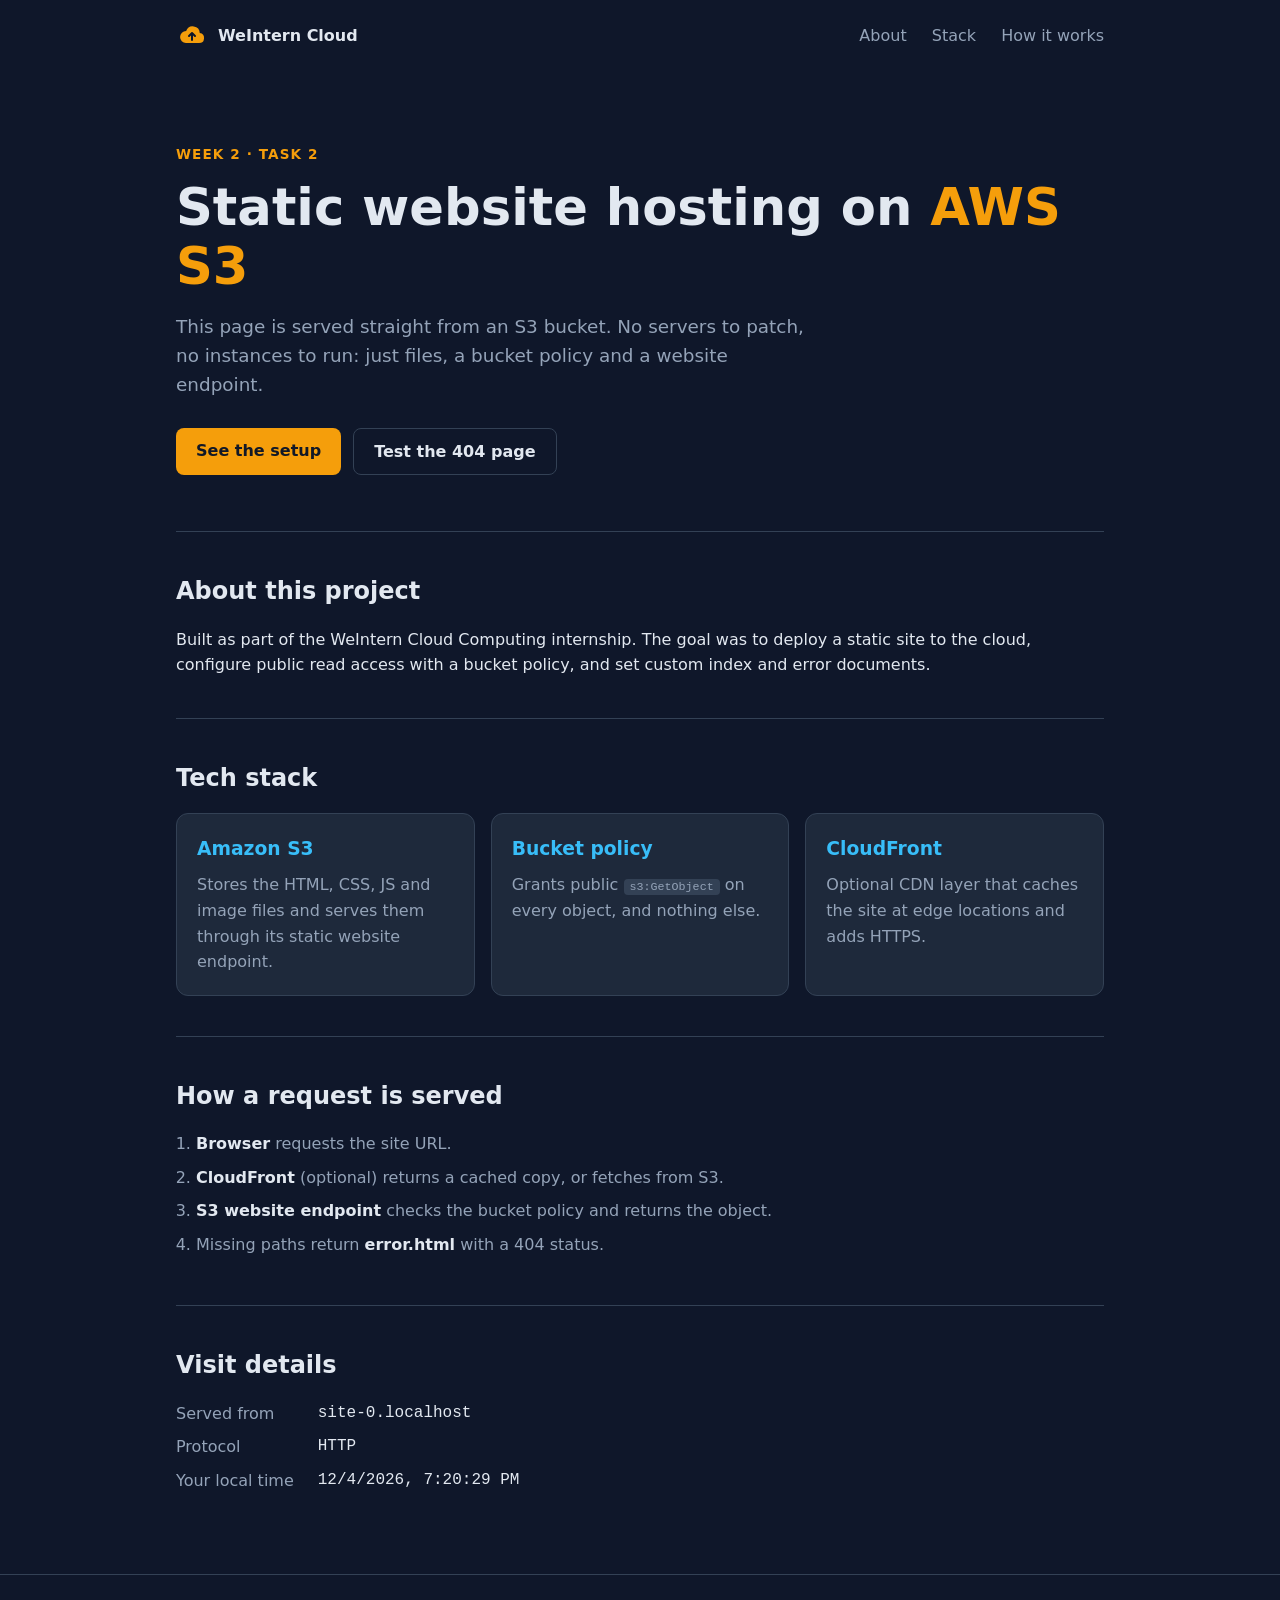
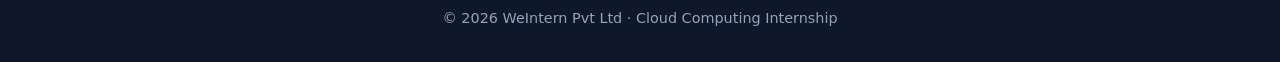
<file: website/index.html>
<!DOCTYPE html>
<!--
  index.html - Home page of the static site
  WeIntern Pvt Ltd | Cloud Computing Internship | Week 2, Task 2
  Hosted on AWS S3 static website hosting (optionally served through CloudFront).
-->
<html lang="en">
<head>
  <meta charset="UTF-8">
  <meta name="viewport" content="width=device-width, initial-scale=1.0">
  <meta name="description" content="Static website hosted on AWS S3 - WeIntern Week 2 Task 2">
  <title>WeIntern | Static Site on AWS S3</title>
  <link rel="icon" href="images/logo.svg" type="image/svg+xml">
  <link rel="stylesheet" href="css/style.css">
</head>
<body>

  <!-- Top navigation bar -->
  <header class="nav">
    <a class="brand" href="index.html">
      <img src="images/logo.svg" alt="Cloud logo" width="32" height="32">
      <span>WeIntern Cloud</span>
    </a>
    <nav>
      <a href="#about">About</a>
      <a href="#stack">Stack</a>
      <a href="#how">How it works</a>
    </nav>
  </header>

  <main>
    <!-- Hero section -->
    <section class="hero">
      <p class="eyebrow">Week 2 · Task 2</p>
      <h1>Static website hosting on <span class="accent">AWS S3</span></h1>
      <p class="lead">
        This page is served straight from an S3 bucket. No servers to patch,
        no instances to run: just files, a bucket policy and a website endpoint.
      </p>
      <div class="cta">
        <a class="btn primary" href="#how">See the setup</a>
        <!-- Deliberately broken link: demonstrates the custom error.html page -->
        <a class="btn ghost" href="this-page-does-not-exist.html">Test the 404 page</a>
      </div>
    </section>

    <!-- About section -->
    <section id="about" class="section">
      <h2>About this project</h2>
      <p>
        Built as part of the WeIntern Cloud Computing internship. The goal was to
        deploy a static site to the cloud, configure public read access with a
        bucket policy, and set custom index and error documents.
      </p>
    </section>

    <!-- Tech stack cards -->
    <section id="stack" class="section">
      <h2>Tech stack</h2>
      <div class="cards">
        <article class="card">
          <h3>Amazon S3</h3>
          <p>Stores the HTML, CSS, JS and image files and serves them through its static website endpoint.</p>
        </article>
        <article class="card">
          <h3>Bucket policy</h3>
          <p>Grants public <code>s3:GetObject</code> on every object, and nothing else.</p>
        </article>
        <article class="card">
          <h3>CloudFront</h3>
          <p>Optional CDN layer that caches the site at edge locations and adds HTTPS.</p>
        </article>
      </div>
    </section>

    <!-- Request flow -->
    <section id="how" class="section">
      <h2>How a request is served</h2>
      <ol class="flow">
        <li><strong>Browser</strong> requests the site URL.</li>
        <li><strong>CloudFront</strong> (optional) returns a cached copy, or fetches from S3.</li>
        <li><strong>S3 website endpoint</strong> checks the bucket policy and returns the object.</li>
        <li>Missing paths return <strong>error.html</strong> with a 404 status.</li>
      </ol>
    </section>

    <!-- Live details filled in by js/main.js -->
    <section class="section info">
      <h2>Visit details</h2>
      <dl>
        <dt>Served from</dt><dd id="host">-</dd>
        <dt>Protocol</dt><dd id="protocol">-</dd>
        <dt>Your local time</dt><dd id="clock">-</dd>
      </dl>
    </section>
  </main>

  <footer class="footer">
    <p>&copy; <span id="year">2026</span> WeIntern Pvt Ltd · Cloud Computing Internship</p>
  </footer>

  <script src="js/main.js"></script>
</body>
</html>
</file>
<file: website/css/style.css>
/*
  style.css - Shared styles for index.html and error.html
  WeIntern Week 2, Task 2 - Static website on AWS S3
*/

/* ---------- Design tokens ---------- */
:root {
  --bg: #0f172a;          /* page background (dark navy) */
  --surface: #1e293b;     /* cards and panels */
  --border: #334155;
  --text: #e2e8f0;
  --muted: #94a3b8;
  --accent: #f59e0b;      /* AWS-style amber */
  --accent-2: #38bdf8;    /* sky blue */
  --radius: 12px;
  --max: 960px;
}

/* ---------- Base ---------- */
* { box-sizing: border-box; margin: 0; padding: 0; }

body {
  font-family: system-ui, -apple-system, "Segoe UI", Roboto, sans-serif;
  background: var(--bg);
  color: var(--text);
  line-height: 1.6;
}

a { color: var(--accent-2); text-decoration: none; }
a:hover { text-decoration: underline; }
code { background: var(--border); padding: 1px 6px; border-radius: 4px; font-size: 0.9em; }

/* ---------- Navigation ---------- */
.nav {
  display: flex;
  justify-content: space-between;
  align-items: center;
  max-width: var(--max);
  margin: 0 auto;
  padding: 20px 16px;
}
.brand { display: flex; align-items: center; gap: 10px; color: var(--text); font-weight: 700; }
.nav nav a { margin-left: 20px; color: var(--muted); }
.nav nav a:hover { color: var(--text); }

/* ---------- Layout sections ---------- */
main { max-width: var(--max); margin: 0 auto; padding: 0 16px; }

.hero { padding: 72px 0 56px; }
.eyebrow { color: var(--accent); font-weight: 600; text-transform: uppercase; letter-spacing: 0.08em; font-size: 0.85rem; }
.hero h1 { font-size: clamp(2rem, 5vw, 3.2rem); line-height: 1.15; margin: 12px 0 16px; }
.accent { color: var(--accent); }
.lead { color: var(--muted); font-size: 1.15rem; max-width: 640px; }

.section { padding: 40px 0; border-top: 1px solid var(--border); }
.section h2 { margin-bottom: 16px; font-size: 1.5rem; }

/* ---------- Buttons ---------- */
.cta { margin-top: 28px; display: flex; gap: 12px; flex-wrap: wrap; }
.btn { display: inline-block; padding: 10px 20px; border-radius: 8px; font-weight: 600; }
.btn:hover { text-decoration: none; opacity: 0.9; }
.btn.primary { background: var(--accent); color: #111827; }
.btn.ghost { border: 1px solid var(--border); color: var(--text); }

/* ---------- Cards ---------- */
.cards { display: grid; grid-template-columns: repeat(auto-fit, minmax(240px, 1fr)); gap: 16px; }
.card { background: var(--surface); border: 1px solid var(--border); border-radius: var(--radius); padding: 20px; }
.card h3 { margin-bottom: 8px; color: var(--accent-2); }
.card p { color: var(--muted); }

/* ---------- Request flow list ---------- */
.flow { padding-left: 20px; }
.flow li { margin-bottom: 8px; color: var(--muted); }
.flow strong { color: var(--text); }

/* ---------- Visit details ---------- */
.info dl { display: grid; grid-template-columns: max-content 1fr; gap: 8px 24px; }
.info dt { color: var(--muted); }
.info dd { font-family: ui-monospace, Consolas, monospace; word-break: break-all; }

/* ---------- Footer ---------- */
.footer { text-align: center; color: var(--muted); padding: 32px 16px; border-top: 1px solid var(--border); margin-top: 40px; font-size: 0.9rem; }

/* ---------- Error page ---------- */
.error-page { min-height: 100vh; display: grid; place-items: center; }
.error-box { text-align: center; padding: 24px; max-width: 480px; }
.error-box h1 { font-size: 5rem; color: var(--accent); line-height: 1; margin: 16px 0 8px; }
.error-box p { margin-bottom: 16px; color: var(--muted); }
.error-box .lead { color: var(--text); }

/* ---------- Small screens ---------- */
@media (max-width: 560px) {
  .nav nav { display: none; }
  .hero { padding: 48px 0 40px; }
}
</file>
